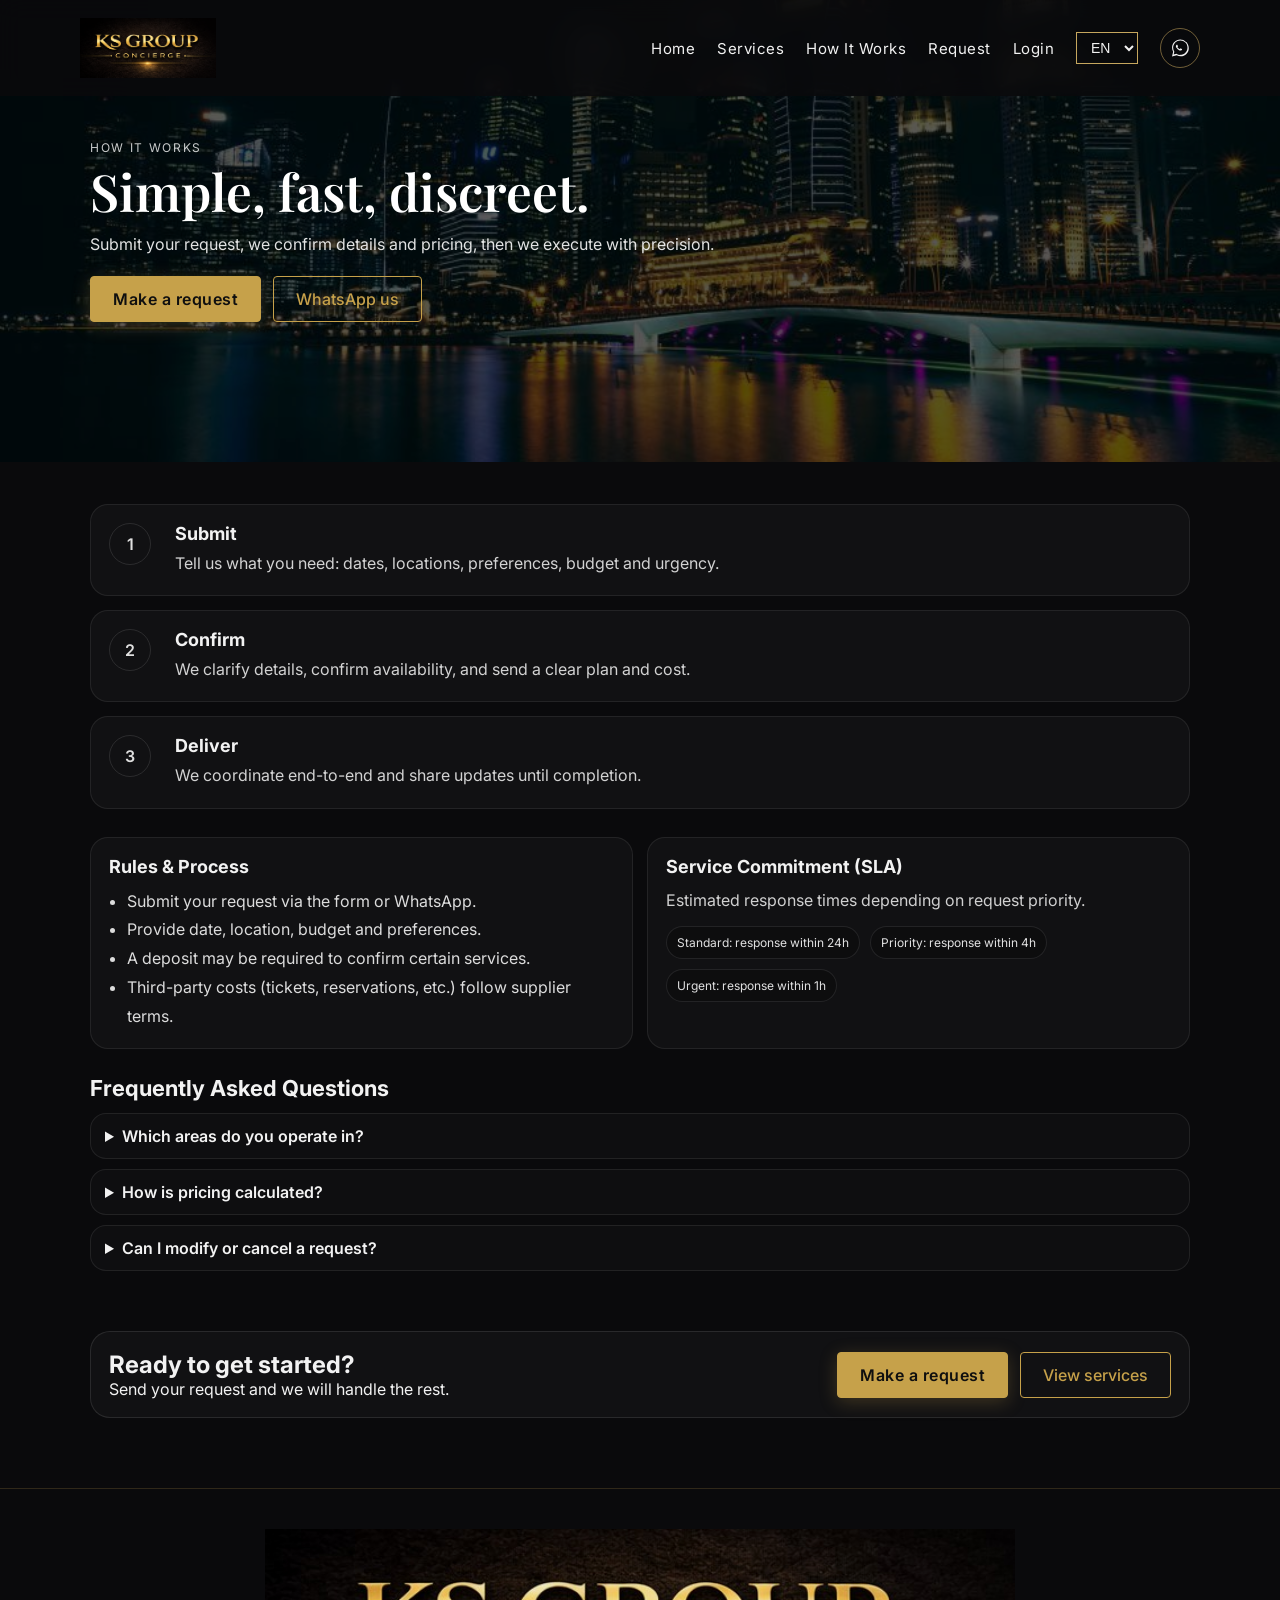
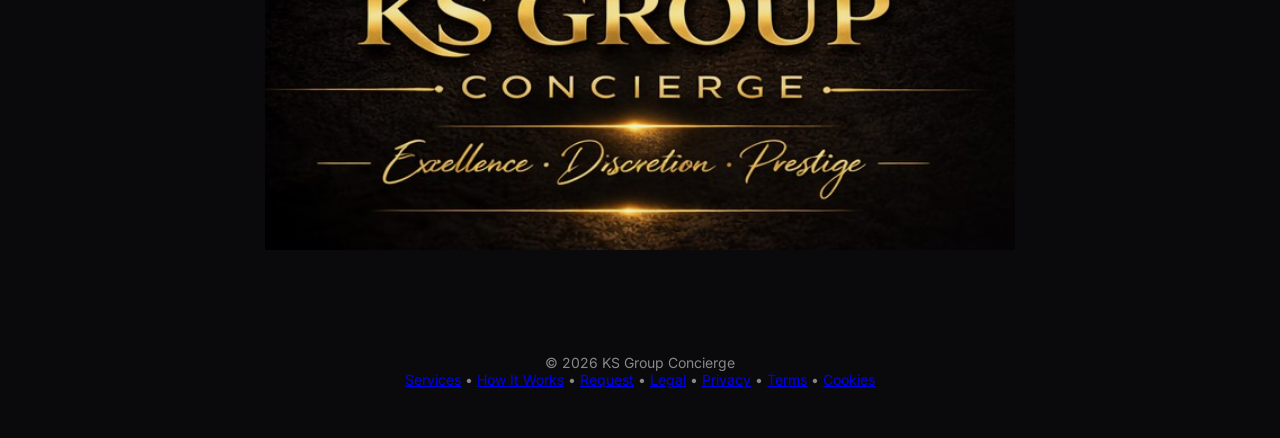
<file: how-it-works.html>
<!doctype html>
<html lang="en">
<head>
  <meta charset="utf-8" />
  <meta name="viewport" content="width=device-width, initial-scale=1" />
  <title data-i18n="how.metaTitle">How it works — KS Group Concierge</title>
  <meta name="description" content="How KS Group Concierge works: request, confirm, deliver." />

  <!-- Favicon (match Services) -->
  <link rel="icon" type="image/png" href="/assets/brand/favicon.png">
  <link rel="icon" type="image/png" sizes="32x32" href="/assets/brand/favicon-32x32.png">
  <link rel="icon" type="image/png" sizes="16x16" href="/assets/brand/favicon-16x16.png">
  <link rel="apple-touch-icon" href="/assets/brand/apple-touch-icon.png">

  <!-- Fonts (match Services) -->
  <link rel="preconnect" href="https://fonts.googleapis.com">
  <link href="https://fonts.googleapis.com/css2?family=Playfair+Display:wght@500;600&family=Inter:wght@300;400;500&display=swap" rel="stylesheet">

  <!-- CSS (project standard) -->
  <link rel="stylesheet" href="/css/styles.css" />
  <link rel="stylesheet" href="/css/how.css" />
</head>

<body>

<header class="nav">
  <a href="/index.html" class="logo">
    <img src="/assets/brand/logo-main.png" alt="KS Group Concierge" height="40">
  </a>

  <nav>
    <a href="/index.html" data-i18n="nav.home">Home</a>
    <a href="/services.html" data-i18n="nav.services">Services</a>
    <a href="/how-it-works.html" data-i18n="nav.how">How It Works</a>
    <a href="/request.html" data-i18n="nav.request">Request</a>
    <a href="/login.html" data-i18n="nav.login">Login</a>

    <select id="langSelect" class="lang-select" aria-label="Language">
      <option value="en">EN</option>
      <option value="fr">FR</option>
      <option value="es">ES</option>
    </select>

    <a class="wa-icon"
       data-wa="header"
       href="#"
       target="_blank"
       rel="noopener"
       aria-label="WhatsApp">
      <svg class="wa-svg" xmlns="http://www.w3.org/2000/svg" viewBox="0 0 32 32" aria-hidden="true">
        <path d="M19.11 17.53c-.27-.14-1.57-.77-1.82-.86-.25-.09-.43-.14-.61.14-.18.27-.7.86-.86 1.04-.16.18-.32.2-.59.07-.27-.14-1.15-.42-2.19-1.35-.81-.72-1.35-1.62-1.51-1.89-.16-.27-.02-.42.12-.56.12-.12.27-.32.41-.48.14-.16.18-.27.27-.45.09-.18.05-.34-.02-.48-.07-.14-.61-1.47-.84-2.02-.22-.52-.45-.45-.61-.46h-.52c-.18 0-.48.07-.73.34-.25.27-.95.93-.95 2.27 0 1.34.98 2.63 1.12 2.81.14.18 1.93 2.95 4.67 4.13.65.28 1.16.45 1.56.58.65.21 1.24.18 1.71.11.52-.08 1.57-.64 1.79-1.26.22-.61.22-1.13.16-1.26-.07-.13-.25-.20-.52-.34z"/>
        <path d="M26.66 5.34C23.9 2.58 20.23 1.06 16.34 1.06 8.38 1.06 1.9 7.54 1.9 15.5c0 2.54.66 5.02 1.92 7.21L1.8 30.94l8.41-1.97c2.13 1.16 4.53 1.77 6.97 1.77h.01c7.96 0 14.44-6.48 14.44-14.44 0-3.89-1.52-7.56-4.28-10.96zM16.35 28.3h-.01c-2.21 0-4.37-.6-6.24-1.72l-.45-.27-4.99 1.17 1.33-4.86-.29-.5c-1.22-2.04-1.87-4.38-1.87-6.77 0-7.02 5.71-12.73 12.73-12.73 3.4 0 6.6 1.32 9 3.73 2.4 2.4 3.72 5.6 3.72 9 0 7.02-5.71 12.73-12.73 12.73z"/>
      </svg>
    </a>
  </nav>
</header>

<main class="how">
  <section class="how-hero">
    <div class="how-wrap">
      <p class="how-kicker" data-i18n="how.kicker">How it works</p>
      <h1 class="how-title" data-i18n="how.title">Simple, fast, discreet.</h1>
      <p class="how-sub" data-i18n="how.subtitle">
        Submit your request, we confirm details and pricing, then we execute with precision.
      </p>

      <div class="how-band-actions">
  <a class="btn btn--primary" href="request.html" data-i18n="how.band.cta">Make a request</a>
  <a class="btn btn--ghost"
     data-wa="band"
     href="#"
     target="_blank"
     rel="noopener"
     data-i18n="how.ctaSecondary">WhatsApp us</a>
</div>
    </div>
  </section>

  <section class="how-section">
    <div class="how-wrap">
      <div class="how-steps">
        <article class="how-step">
          <div class="how-step-num">1</div>
          <div class="how-step-body">
            <h3 data-i18n="how.steps.s1.title">Submit</h3>
            <p data-i18n="how.steps.s1.desc">Tell us what you need: dates, locations, preferences, budget and urgency.</p>
          </div>
        </article>

        <article class="how-step">
          <div class="how-step-num">2</div>
          <div class="how-step-body">
            <h3 data-i18n="how.steps.s2.title">Confirm</h3>
            <p data-i18n="how.steps.s2.desc">We clarify details, confirm availability, and send a clear plan and cost.</p>
          </div>
        </article>

        <article class="how-step">
          <div class="how-step-num">3</div>
          <div class="how-step-body">
            <h3 data-i18n="how.steps.s3.title">Deliver</h3>
            <p data-i18n="how.steps.s3.desc">We coordinate end-to-end and share updates until completion.</p>
          </div>
        </article>
      </div>

      <div class="how-grid">
        <div class="how-card">
          <h3 data-i18n="how.rules.title">Service principles</h3>
          <ul class="how-ticks">
            <li data-i18n="how.rules.li1">Discretion & confidentiality</li>
            <li data-i18n="how.rules.li2">Speed and accuracy</li>
            <li data-i18n="how.rules.li3">Premium partners only</li>
            <li data-i18n="how.rules.li4">Clear communication</li>
          </ul>
        </div>

        <div class="how-card">
          <h3 data-i18n="how.sla.title">Typical response time</h3>
          <p class="how-muted" data-i18n="how.sla.desc">We usually respond within a few hours. For urgent requests, WhatsApp is fastest.</p>
          <div class="how-pills">
            <span class="how-pill" data-i18n="how.sla.p1">Standard: same day</span>
            <span class="how-pill" data-i18n="how.sla.p2">Urgent: priority</span>
            <span class="how-pill" data-i18n="how.sla.p3">Complex: 24–48h</span>
          </div>
        </div>
      </div>

      <div class="how-faq">
        <h2 data-i18n="how.faq.title">FAQ</h2>

        <details class="how-faq-item">
          <summary data-i18n="how.faq.q1">Do you work internationally?</summary>
          <div class="how-faq-body" data-i18n="how.faq.a1">Yes. We coordinate across major cities and destinations, subject to availability.</div>
        </details>

        <details class="how-faq-item">
          <summary data-i18n="how.faq.q2">How do you handle payments?</summary>
          <div class="how-faq-body" data-i18n="how.faq.a2">We confirm pricing before execution. Payment methods depend on the service and provider.</div>
        </details>

        <details class="how-faq-item">
          <summary data-i18n="how.faq.q3">Is my information confidential?</summary>
          <div class="how-faq-body" data-i18n="how.faq.a3">Always. We only share essential details with vetted partners to fulfil your request.</div>
        </details>
      </div>
    </div>
  </section>

  <section class="how-band">
    <div class="how-wrap how-band-inner">
      <div>
        <h2 data-i18n="how.band.title">Make your next request now.</h2>
        <p data-i18n="how.band.desc">It takes less than a minute to get started.</p>
      </div>
      <div class="how-band-actions">
  <a class="btn btn--primary" href="request.html" data-i18n="how.band.cta">
    Make a request
  </a>
  <a class="btn btn--ghost" href="services.html" data-i18n="how.band.services">
    View services
  </a>
</div>
    </div>
    <div class="how-band-brand">
    <img src="assets/images/ks-prestige.jpg" alt="KS Group Concierge Prestige Banner">
  </div>
  </section>
</main>

<footer class="footer">
  <div class="wrap">
    <div class="footer-row">
      <div class="muted">© <span id="y"></span> <span data-i18n="brand.name">KS Group Concierge</span></div>
      <div class="muted">
  <a href="/services.html" data-i18n="nav.services">Services</a>
  <span class="sep">•</span>
  <a href="/how-it-works.html" data-i18n="nav.how">How it works</a>
  <span class="sep">•</span>
  <a href="/request.html" data-i18n="nav.request">Request</a>
  <span class="sep">•</span>
  <a href="/legal.html">Legal</a>
  <span class="sep">•</span>
  <a href="/privacy.html">Privacy</a>
  <span class="sep">•</span>
  <a href="/terms.html">Terms</a>
  <span class="sep">•</span>
  <a href="/cookies.html">Cookies</a>
</div>
    </div>
  </div>
</footer>

<script>
  document.getElementById('y').textContent = new Date().getFullYear();
</script>

<!-- i18n (match working setup) -->
<script src="/js/i18n.js"></script>
<script src="/js/whatsapp.js"></script>

</body>
</html>
</file>
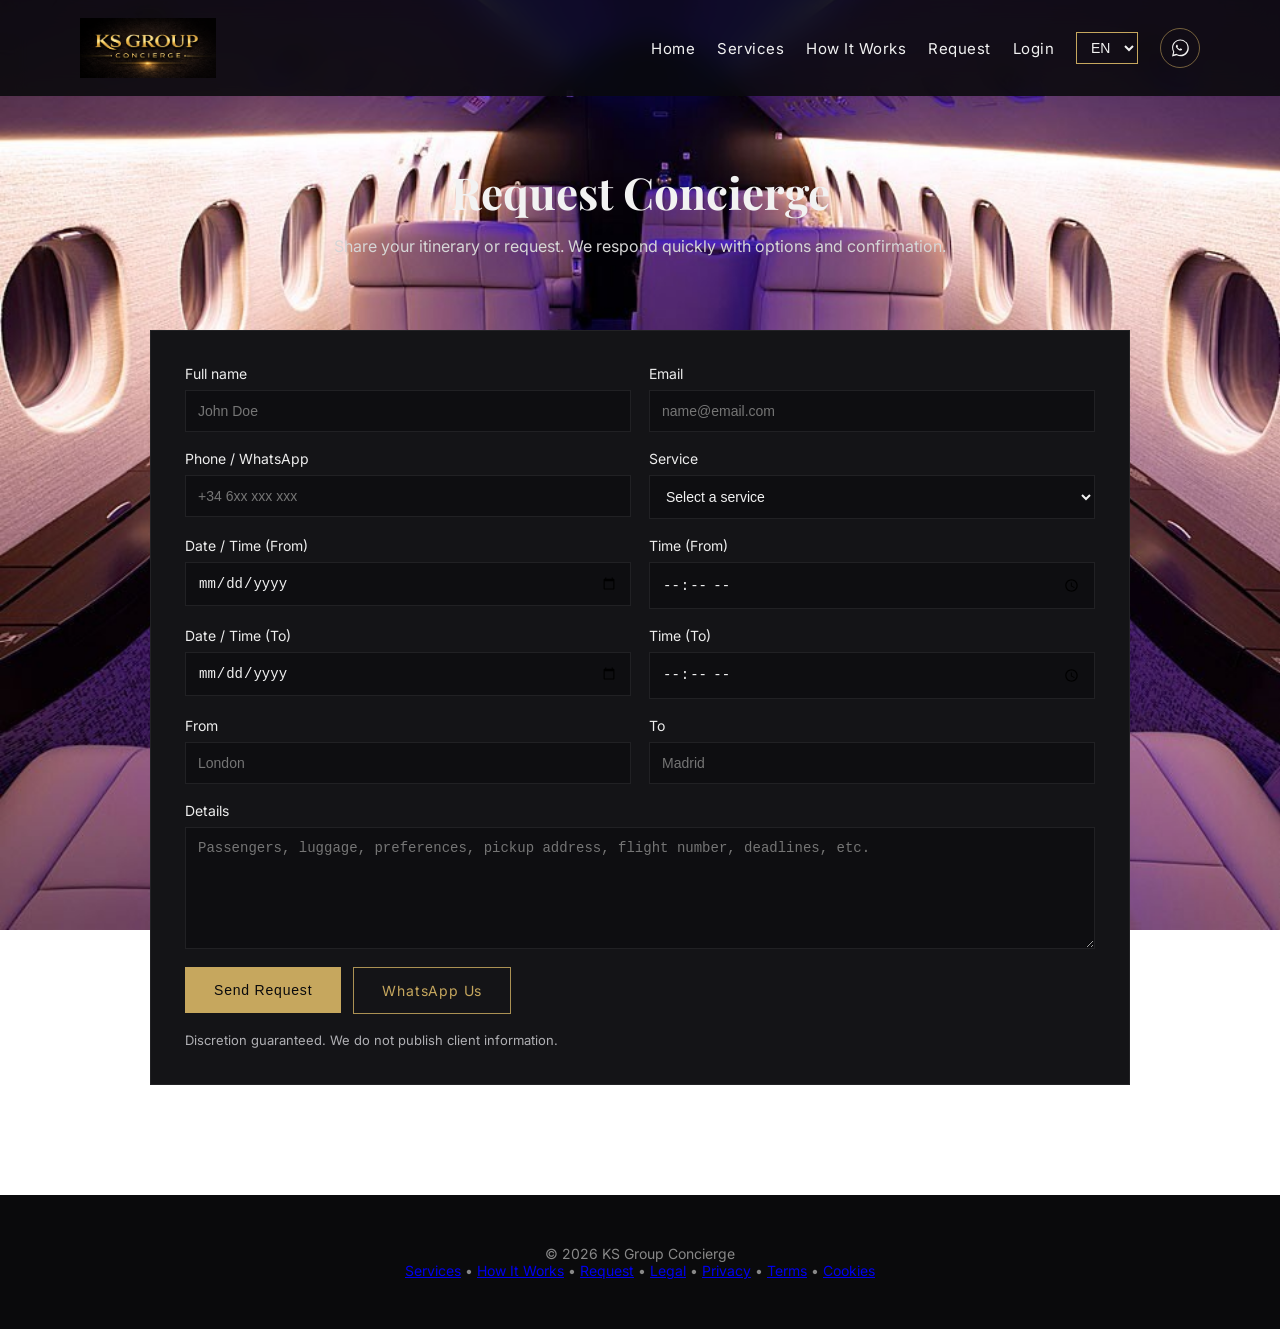
<file: request.html>
<!DOCTYPE html>
<html lang="en">
<head>
  <meta charset="UTF-8" />
  <meta name="viewport" content="width=device-width, initial-scale=1.0" />
  <title>Request Concierge | KS Group Concierge</title>

  <link rel="icon" type="image/png" href="assets/brand/favicon.png">
  <link rel="stylesheet" href="css/styles.css" />
  <link rel="stylesheet" href="css/request.css" />

  <link rel="preconnect" href="https://fonts.googleapis.com">
  <link href="https://fonts.googleapis.com/css2?family=Playfair+Display:wght@500;600&family=Inter:wght@300;400;500&display=swap" rel="stylesheet">
</head>

<body class="request-bg">

<header class="nav">
  <a href="/index.html" class="logo">
    <img src="/assets/brand/logo-main.png" alt="KS Group Concierge" height="40">
  </a>

  <nav>
    <a href="/index.html" data-i18n="nav.home">Home</a>
    <a href="/services.html" data-i18n="nav.services">Services</a>
    <a href="/how-it-works.html" data-i18n="nav.how">How It Works</a>
    <a href="/request.html" data-i18n="nav.request">Request</a>
    <a href="/login.html" data-i18n="nav.login">Login</a>

    <select id="langSelect">
      <option value="en">EN</option>
      <option value="fr">FR</option>
      <option value="es">ES</option>
    </select>

    <a class="wa-icon"
      data-wa="header"
     href="https://wa.me/33781987928"
     target="_blank"
     rel="noopener"
     aria-label="WhatsApp">
    <svg class="wa-svg" xmlns="http://www.w3.org/2000/svg" viewBox="0 0 32 32" aria-hidden="true">
      <path d="M19.11 17.53c-.27-.14-1.57-.77-1.82-.86-.25-.09-.43-.14-.61.14-.18.27-.7.86-.86 1.04-.16.18-.32.2-.59.07-.27-.14-1.15-.42-2.19-1.35-.81-.72-1.35-1.62-1.51-1.89-.16-.27-.02-.42.12-.56.12-.12.27-.32.41-.48.14-.16.18-.27.27-.45.09-.18.05-.34-.02-.48-.07-.14-.61-1.47-.84-2.02-.22-.52-.45-.45-.61-.46h-.52c-.18 0-.48.07-.73.34-.25.27-.95.93-.95 2.27 0 1.34.98 2.63 1.12 2.81.14.18 1.93 2.95 4.67 4.13.65.28 1.16.45 1.56.58.65.21 1.24.18 1.71.11.52-.08 1.57-.64 1.79-1.26.22-.61.22-1.13.16-1.26-.07-.13-.25-.20-.52-.34z"/>
      <path d="M26.66 5.34C23.9 2.58 20.23 1.06 16.34 1.06 8.38 1.06 1.9 7.54 1.9 15.5c0 2.54.66 5.02 1.92 7.21L1.8 30.94l8.41-1.97c2.13 1.16 4.53 1.77 6.97 1.77h.01c7.96 0 14.44-6.48 14.44-14.44 0-3.89-1.52-7.56-4.28-10.96zM16.35 28.3h-.01c-2.21 0-4.37-.6-6.24-1.72l-.45-.27-4.99 1.17 1.33-4.86-.29-.5c-1.22-2.04-1.87-4.38-1.87-6.77 0-7.02 5.71-12.73 12.73-12.73 3.4 0 6.6 1.32 9 3.73 2.4 2.4 3.72 5.6 3.72 9 0 7.02-5.71 12.73-12.73 12.73z"/>
    </svg>
  </a>
  </nav>
</header>

<main class="page request-page">
  <section class="page-hero">
    <div class="page-hero-inner">
      <h1 data-i18n="request.title">Request Concierge</h1>
      <p data-i18n="request.subtitle">
        Share your itinerary or request. We respond quickly with options and confirmation.
      </p>
    </div>
  </section>

  <section class="form-wrap">
   <form id="requestForm"
  class="request-form"
  name="concierge-request"
  method="POST"
  data-netlify="true"
  data-netlify-honeypot="bot-field"
  action="/thank-you.html">

  <input type="hidden" name="form-name" value="concierge-request" />

  <!-- Honeypot (anti-spam) -->
  <p style="display:none;">
    <label>
      Don’t fill this out if you're human:
      <input name="bot-field" />
    </label>
  </p>

  <div class="grid-2">
    <div class="field">
      <label data-i18n="request.fullNameLabel">Full name</label>
      <input name="full_name" type="text" required placeholder="John Doe" />
    </div>

        <div class="field">
          <label data-i18n="request.emailLabel">Email</label>
          <input name="email" type="email" required placeholder="name@email.com" />
        </div>
      </div>

      <div class="grid-2">
        <div class="field">
          <label data-i18n="request.phoneLabel">Phone / WhatsApp</label>
          <input name="phone" type="tel" placeholder="+34 6xx xxx xxx" />
        </div>

        <div class="field">
          <label data-i18n="request.serviceLabel">Service</label>
          <select name="service" required>
            <option value="" selected disabled>Select a service</option>
            <option value="private_aviation">Private Aviation</option>
            <option value="chauffeur">Luxury Chauffeur</option>
            <option value="relocation">Relocation & Logistics</option>
            <option value="yacht">Yacht Charter</option>
            <option value="security">Security Escort</option>
            <option value="other">Other</option>
          </select>
        </div>
      </div>

      <div class="grid-2">
  <div class="field">
    <label data-i18n="request.dateFromLabel">Date (From)</label>
    <input name="date_from" type="date" required />
  </div>

  <div class="field">
    <label>Time (From)</label>
    <input name="time_from" type="time" required />
  </div>

  <div class="field">
    <label data-i18n="request.dateToLabel">Date (To)</label>
    <input name="date_to" type="date" required />
  </div>

  <div class="field">
    <label>Time (To)</label>
    <input name="time_to" type="time" required />
  </div>
</div>

      <div class="grid-2">
        <div class="field">
          <label data-i18n="request.fromLabel">From</label>
          <input name="from" type="text" placeholder="London" />
        </div>

        <div class="field">
          <label data-i18n="request.toLabel">To</label>
          <input name="to" type="text" placeholder="Madrid" />
        </div>
      </div>

      <div class="field">
        <label data-i18n="request.detailsLabel">Details</label>
        <textarea name="details" rows="6" required
          placeholder="Passengers, luggage, preferences, pickup address, flight number, deadlines, etc."></textarea>
      </div>

      <div class="actions">
        <button class="btn-solid" type="submit" data-i18n="request.submitBtn">Send Request</button>

        <!-- WhatsApp -->
<a class="btn-outline"
   id="whatsappFromForm"
   href="#"
   rel="noopener"
   data-i18n="request.whatsappBtn">WhatsApp Us</a>
      </div>

      <p class="small-note" data-i18n="request.note">
        Discretion guaranteed. We do not publish client information.
      </p>
    </form>
  </section>
</main>
  
<footer class="footer">
  <div class="wrap">
    <div class="footer-row">

      <div class="muted">
        © <span id="y"></span>
        <span data-i18n="brand.name">KS Group Concierge</span>
      </div>

      <div class="muted">
        <a href="/services.html" data-i18n="nav.services">Services</a>
        <span class="sep">•</span>

        <a href="/how-it-works.html" data-i18n="nav.how">How It Works</a>
        <span class="sep">•</span>

        <a href="/request.html" data-i18n="nav.request">Request</a>
        <span class="sep">•</span>

        <a href="/legal.html">Legal</a>
        <span class="sep">•</span>

        <a href="/privacy.html">Privacy</a>
        <span class="sep">•</span>

        <a href="/terms.html">Terms</a>
        <span class="sep">•</span>

        <a href="/cookies.html">Cookies</a>
      </div>

    </div>
  </div>
</footer>
  <script>
document.getElementById('y').textContent = new Date().getFullYear();
</script>
<script src="js/i18n.js"></script>

<script>
  (function () {
    const WA_NUMBER = "33781987928";

    function val(selector) {
      const el = document.querySelector(selector);
      return el ? (el.value || "").trim() : "";
    }

    function getLang() {
      const sel = document.getElementById("langSelect");
      const stored = localStorage.getItem("pap_lang") || localStorage.getItem("lang") || localStorage.getItem("ks_lang");
      return (sel && sel.value) || stored || "en";
    }

    // Optional: make service values nicer
    const SERVICE_LABELS = {
      en: {
        private_aviation: "Private Aviation",
        chauffeur: "Luxury Chauffeur",
        relocation: "Relocation & Logistics",
        yacht: "Yacht Charter",
        security: "Security Escort",
        other: "Other"
      },
      fr: {
        private_aviation: "Aviation Privée",
        chauffeur: "Chauffeur de Luxe",
        relocation: "Relocalisation & Logistique",
        yacht: "Location de Yacht",
        security: "Escorte Sécurité",
        other: "Autre"
      },
      es: {
        private_aviation: "Aviación Privada",
        chauffeur: "Chófer de Lujo",
        relocation: "Reubicación y Logística",
        yacht: "Alquiler de Yate",
        security: "Escolta de Seguridad",
        other: "Otro"
      }
    };

    function buildMessage(lang, data) {
      const serviceLabel = (SERVICE_LABELS[lang] && SERVICE_LABELS[lang][data.service]) ||
                           (SERVICE_LABELS.en[data.service]) || data.service || "-";

      if (lang === "fr") {
        return `Bonjour KS Group Concierge,

Je souhaite organiser une assistance concierge avec les informations suivantes :

• Nom : ${data.fullName || "-"}
• Email : ${data.email || "-"}
• Téléphone / WhatsApp : ${data.phone || "-"}

• Service : ${serviceLabel}
• Date/Heure (Début) : ${data.dateFrom || "-"}
• Date/Heure (Fin) : ${data.dateTo || "-"}
• Départ : ${data.from || "-"}
• Destination : ${data.to || "-"}

• Détails :
${data.details || "-"}

Merci de confirmer les disponibilités et les prochaines étapes.

Cordialement.`;
      }

      if (lang === "es") {
        return `Hola KS Group Concierge,

Me gustaría organizar asistencia de concierge con los siguientes detalles:

• Nombre: ${data.fullName || "-"}
• Email: ${data.email || "-"}
• Teléfono / WhatsApp: ${data.phone || "-"}

• Servicio: ${serviceLabel}
• Fecha/Hora (Desde): ${data.dateFrom || "-"}
• Fecha/Hora (Hasta): ${data.dateTo || "-"}
• Origen: ${data.from || "-"}
• Destino: ${data.to || "-"}

• Detalles:
${data.details || "-"}

Por favor, confirme disponibilidad y próximos pasos.

Gracias.`;
      }

      // English default
      return `Hello KS Group Concierge,

I would like to arrange concierge support with the following details:

• Name: ${data.fullName || "-"}
• Email: ${data.email || "-"}
• Phone / WhatsApp: ${data.phone || "-"}

• Service: ${serviceLabel}
• Date/Time (From): ${data.dateFrom || "-"}
• Date/Time (To): ${data.dateTo || "-"}
• From: ${data.from || "-"}
• To: ${data.to || "-"}

• Additional details:
${data.details || "-"}

Please confirm availability and next steps.

Thank you.`;
    }

    document.addEventListener("DOMContentLoaded", () => {
      const waBtn = document.getElementById("whatsappFromForm"); // your working ID
      if (!waBtn) return;

      waBtn.addEventListener("click", (e) => {
        e.preventDefault();

        const lang = getLang();

        const data = {
          fullName: val("input[name='full_name']"),
          email: val("input[name='email']"),
          phone: val("input[name='phone']"),
          service: val("select[name='service']"),
          dateFrom: val("input[name='date_from']"),
          dateTo: val("input[name='date_to']"),
          from: val("input[name='from']"),
          to: val("input[name='to']"),
          details: val("textarea[name='details']")
        };

        const msg = buildMessage(lang, data);
        const url = "https://wa.me/" + WA_NUMBER + "?text=" + encodeURIComponent(msg);
        window.open(url, "_blank", "noopener");
      });
    });
  })();
</script>
<script src="/js/whatsapp.js" defer></script>

<script>
  const fromDate = document.querySelector('input[name="date_from"]');
  const toDate = document.querySelector('input[name="date_to"]');

  fromDate.addEventListener('change', function () {
    toDate.min = this.value;
  });
</script>  
</body>
</html>
</file>
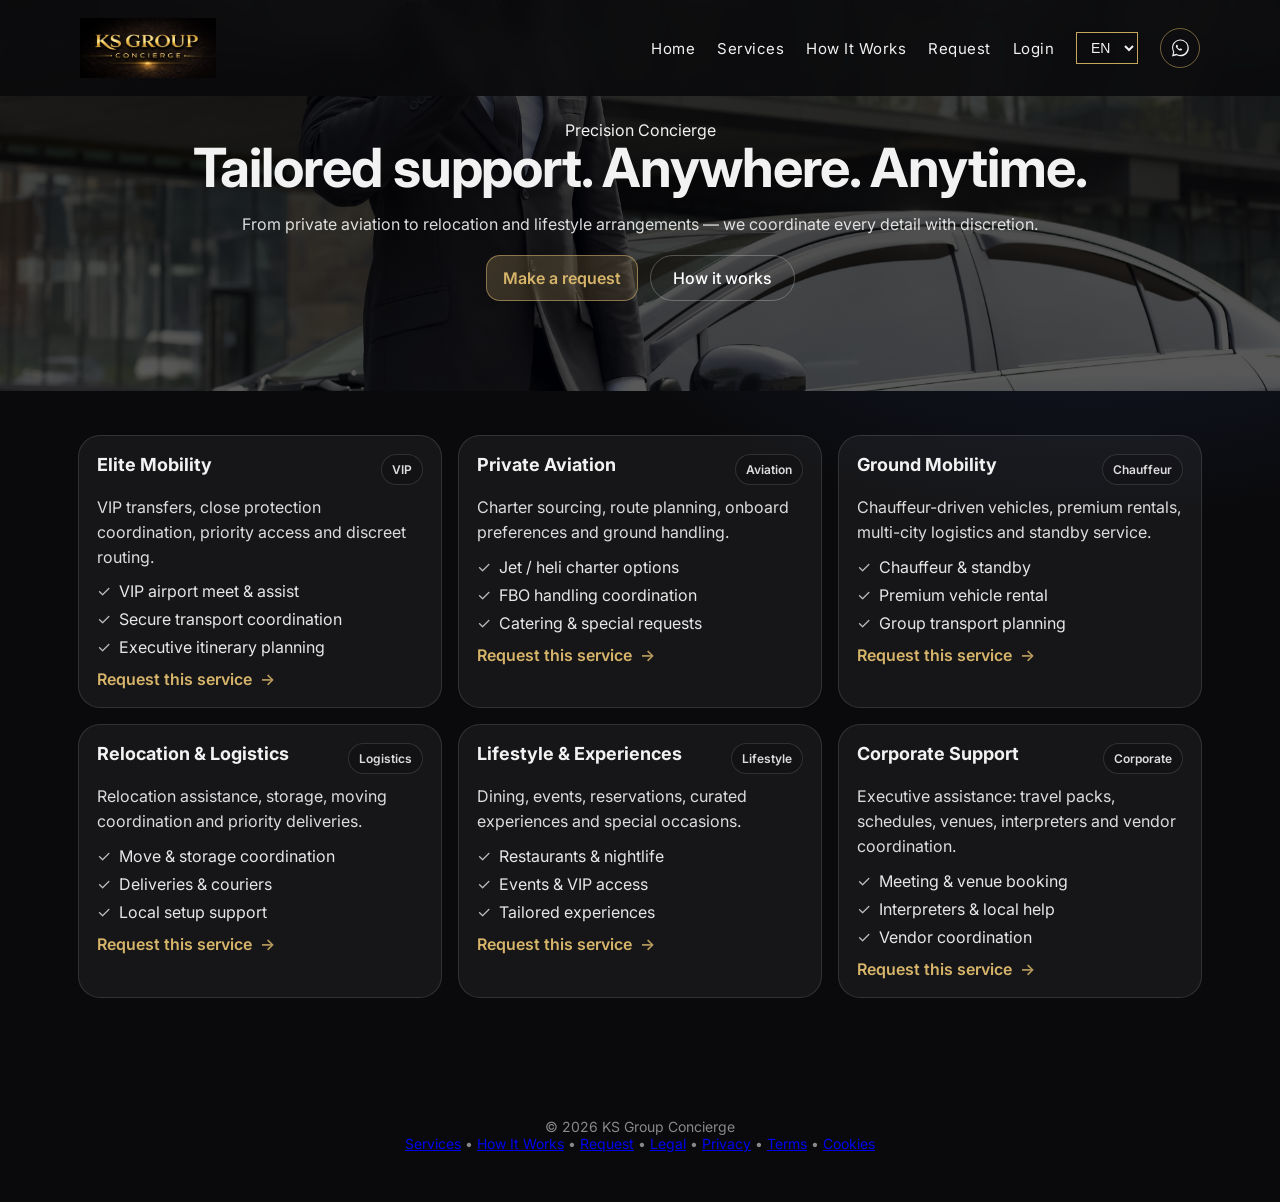
<file: services.html>
<!DOCTYPE html>
<html lang="en">
<head>
  <meta charset="UTF-8" />
  <meta name="viewport" content="width=device-width, initial-scale=1.0" />
  <title data-i18n="services.metaTitle">Services — KS Group Concierge</title>

  <!-- Favicon (same as index) -->
  <link rel="icon" type="image/png" href="/assets/brand/favicon.png">
  <link rel="icon" type="image/png" sizes="32x32" href="/assets/brand/favicon-32x32.png">
  <link rel="icon" type="image/png" sizes="16x16" href="/assets/brand/favicon-16x16.png">
  <link rel="apple-touch-icon" href="/assets/brand/apple-touch-icon.png">

  <!-- Fonts (same as index) -->
  <link rel="preconnect" href="https://fonts.googleapis.com">
  <link href="https://fonts.googleapis.com/css2?family=Playfair+Display:wght@500;600&family=Inter:wght@300;400;500&display=swap" rel="stylesheet">

  <!-- CSS (ROOT-RELATIVE so it works on /services and /services/) -->
  <link rel="stylesheet" href="/css/styles.css" />
  <link rel="stylesheet" href="/css/services.css" />
</head>

<body>

<header class="nav">
  <a href="/index.html" class="logo">
    <img src="/assets/brand/logo-main.png" alt="KS Group Concierge" height="40">
  </a>

  <nav>
    <a href="/index.html" data-i18n="nav.home">Home</a>
    <a href="/services.html" data-i18n="nav.services">Services</a>
    <a href="/how-it-works.html" data-i18n="nav.how">How It Works</a>
    <a href="/request.html" data-i18n="nav.request">Request</a>
    <a href="/login.html" data-i18n="nav.login">Login</a>

    <select id="langSelect" aria-label="Language">
      <option value="en">EN</option>
      <option value="fr">FR</option>
      <option value="es">ES</option>
    </select>

<a class="wa-icon"
   data-wa="header"
   href="#"
   target="_blank"
   rel="noopener"
   aria-label="WhatsApp">
  <svg class="wa-svg" xmlns="http://www.w3.org/2000/svg" viewBox="0 0 32 32" aria-hidden="true">
    <path d="M19.11 17.53c-.27-.14-1.57-.77-1.82-.86-.25-.09-.43-.14-.61.14-.18.27-.7.86-.86 1.04-.16.18-.32.2-.59.07-.27-.14-1.15-.42-2.19-1.35-.81-.72-1.35-1.62-1.51-1.89-.16-.27-.02-.42.12-.56.12-.12.27-.32.41-.48.14-.16.18-.27.27-.45.09-.18.05-.34-.02-.48-.07-.14-.61-1.47-.84-2.02-.22-.52-.45-.45-.61-.46h-.52c-.18 0-.48.07-.73.34-.25.27-.95.93-.95 2.27 0 1.34.98 2.63 1.12 2.81.14.18 1.93 2.95 4.67 4.13.65.28 1.16.45 1.56.58.65.21 1.24.18 1.71.11.52-.08 1.57-.64 1.79-1.26.22-.61.22-1.13.16-1.26-.07-.13-.25-.20-.52-.34z"/>
    <path d="M26.66 5.34C23.9 2.58 20.23 1.06 16.34 1.06 8.38 1.06 1.9 7.54 1.9 15.5c0 2.54.66 5.02 1.92 7.21L1.8 30.94l8.41-1.97c2.13 1.16 4.53 1.77 6.97 1.77h.01c7.96 0 14.44-6.48 14.44-14.44 0-3.89-1.52-7.56-4.28-10.96zM16.35 28.3h-.01c-2.21 0-4.37-.6-6.24-1.72l-.45-.27-4.99 1.17 1.33-4.86-.29-.5c-1.22-2.04-1.87-4.38-1.87-6.77 0-7.02 5.71-12.73 12.73-12.73 3.4 0 6.6 1.32 9 3.73 2.4 2.4 3.72 5.6 3.72 9 0 7.02-5.71 12.73-12.73 12.73z"/>
  </svg>
</a>
  </nav>
</header>

<main class="svc">
  <section class="svc-hero">
    <div class="svc-wrap">
      <div class="svc-kicker" data-i18n="services.kicker">Concierge Services</div>
      <h1 class="svc-title" data-i18n="services.title">Tailored support. Anywhere. Anytime.</h1>
      <p class="svc-sub" data-i18n="services.subtitle">
        From private aviation to relocation and lifestyle arrangements — we coordinate every detail with discretion.
      </p>

      <div class="svc-actions">
        <a class="svc-btn svc-btn-primary" href="/request.html" data-i18n="services.ctaPrimary">Make a request</a>
        <a class="svc-btn svc-btn-ghost" href="/how-it-works.html" data-i18n="services.ctaSecondary">How it works</a>
      </div>
    </div>
  </section>

  <section class="svc-section">
    <div class="svc-wrap">
      <div class="svc-grid">

        <article class="svc-card">
          <div class="svc-card-inner">
            <div class="svc-card-top">
              <h3 data-i18n="services.cards.elite.title">Elite Mobility</h3>
              <span class="svc-badge">VIP</span>
            </div>
            <p class="svc-desc" data-i18n="services.cards.elite.desc">VIP transfers, close protection coordination, priority access and discreet routing.</p>
            <ul class="svc-list">
              <li data-i18n="services.cards.elite.li1">VIP airport meet & assist</li>
              <li data-i18n="services.cards.elite.li2">Secure transport coordination</li>
              <li data-i18n="services.cards.elite.li3">Executive itinerary planning</li>
            </ul>
            <a class="svc-link" href="/request.html" data-i18n="services.cards.cta">Request this service</a>
          </div>
        </article>

        <article class="svc-card">
          <div class="svc-card-inner">
            <div class="svc-card-top">
              <h3 data-i18n="services.cards.aviation.title">Private Aviation</h3>
              <span class="svc-badge">Aviation</span>
            </div>
            <p class="svc-desc" data-i18n="services.cards.aviation.desc">Charter sourcing, route planning, onboard preferences and ground handling.</p>
            <ul class="svc-list">
              <li data-i18n="services.cards.aviation.li1">Jet / heli charter options</li>
              <li data-i18n="services.cards.aviation.li2">FBO handling coordination</li>
              <li data-i18n="services.cards.aviation.li3">Catering & special requests</li>
            </ul>
            <a class="svc-link" href="/request.html" data-i18n="services.cards.cta">Request this service</a>
          </div>
        </article>

        <article class="svc-card">
          <div class="svc-card-inner">
            <div class="svc-card-top">
              <h3 data-i18n="services.cards.ground.title">Ground Mobility</h3>
              <span class="svc-badge">Chauffeur</span>
            </div>
            <p class="svc-desc" data-i18n="services.cards.ground.desc">Chauffeur-driven vehicles, premium rentals, multi-city logistics and standby service.</p>
            <ul class="svc-list">
              <li data-i18n="services.cards.ground.li1">Chauffeur & standby</li>
              <li data-i18n="services.cards.ground.li2">Premium vehicle rental</li>
              <li data-i18n="services.cards.ground.li3">Group transport planning</li>
            </ul>
            <a class="svc-link" href="/request.html" data-i18n="services.cards.cta">Request this service</a>
          </div>
        </article>

        <article class="svc-card">
          <div class="svc-card-inner">
            <div class="svc-card-top">
              <h3 data-i18n="services.cards.relocation.title">Relocation & Logistics</h3>
              <span class="svc-badge">Logistics</span>
            </div>
            <p class="svc-desc" data-i18n="services.cards.relocation.desc">Relocation assistance, storage, moving coordination and priority deliveries.</p>
            <ul class="svc-list">
              <li data-i18n="services.cards.relocation.li1">Move & storage coordination</li>
              <li data-i18n="services.cards.relocation.li2">Deliveries & couriers</li>
              <li data-i18n="services.cards.relocation.li3">Local setup support</li>
            </ul>
            <a class="svc-link" href="/request.html" data-i18n="services.cards.cta">Request this service</a>
          </div>
        </article>

        <article class="svc-card">
          <div class="svc-card-inner">
            <div class="svc-card-top">
              <h3 data-i18n="services.cards.lifestyle.title">Lifestyle & Experiences</h3>
              <span class="svc-badge">Lifestyle</span>
            </div>
            <p class="svc-desc" data-i18n="services.cards.lifestyle.desc">Dining, events, reservations, curated experiences and special occasions.</p>
            <ul class="svc-list">
              <li data-i18n="services.cards.lifestyle.li1">Restaurants & nightlife</li>
              <li data-i18n="services.cards.lifestyle.li2">Events & VIP access</li>
              <li data-i18n="services.cards.lifestyle.li3">Tailored experiences</li>
            </ul>
            <a class="svc-link" href="/request.html" data-i18n="services.cards.cta">Request this service</a>
          </div>
        </article>

        <article class="svc-card">
          <div class="svc-card-inner">
            <div class="svc-card-top">
              <h3 data-i18n="services.cards.corporate.title">Corporate Support</h3>
              <span class="svc-badge">Corporate</span>
            </div>
            <p class="svc-desc" data-i18n="services.cards.corporate.desc">Executive assistance: travel packs, schedules, venues, interpreters and vendor coordination.</p>
            <ul class="svc-list">
              <li data-i18n="services.cards.corporate.li1">Meeting & venue booking</li>
              <li data-i18n="services.cards.corporate.li2">Interpreters & local help</li>
              <li data-i18n="services.cards.corporate.li3">Vendor coordination</li>
            </ul>
            <a class="svc-link" href="/request.html" data-i18n="services.cards.cta">Request this service</a>
          </div>
        </article>

      </div>
    </div>
  </section>
</main>

<footer class="footer">
  <div class="wrap">
    <div class="footer-row">

      <div class="muted">
        © <span id="y"></span>
        <span data-i18n="brand.name">KS Group Concierge</span>
      </div>

      <div class="muted">
        <a href="/services.html" data-i18n="nav.services">Services</a>
        <span class="sep">•</span>

        <a href="/how-it-works.html" data-i18n="nav.how">How It Works</a>
        <span class="sep">•</span>

        <a href="/request.html" data-i18n="nav.request">Request</a>
        <span class="sep">•</span>

        <a href="/legal.html">Legal</a>
        <span class="sep">•</span>

        <a href="/privacy.html">Privacy</a>
        <span class="sep">•</span>

        <a href="/terms.html">Terms</a>
        <span class="sep">•</span>

        <a href="/cookies.html">Cookies</a>
      </div>

    </div>
  </div>
</footer>

<script>
  document.getElementById('y').textContent = new Date().getFullYear();
</script>

<script src="/js/i18n.js"></script>
<script src="/js/whatsapp.js"></script>

</body>
</html>
</file>
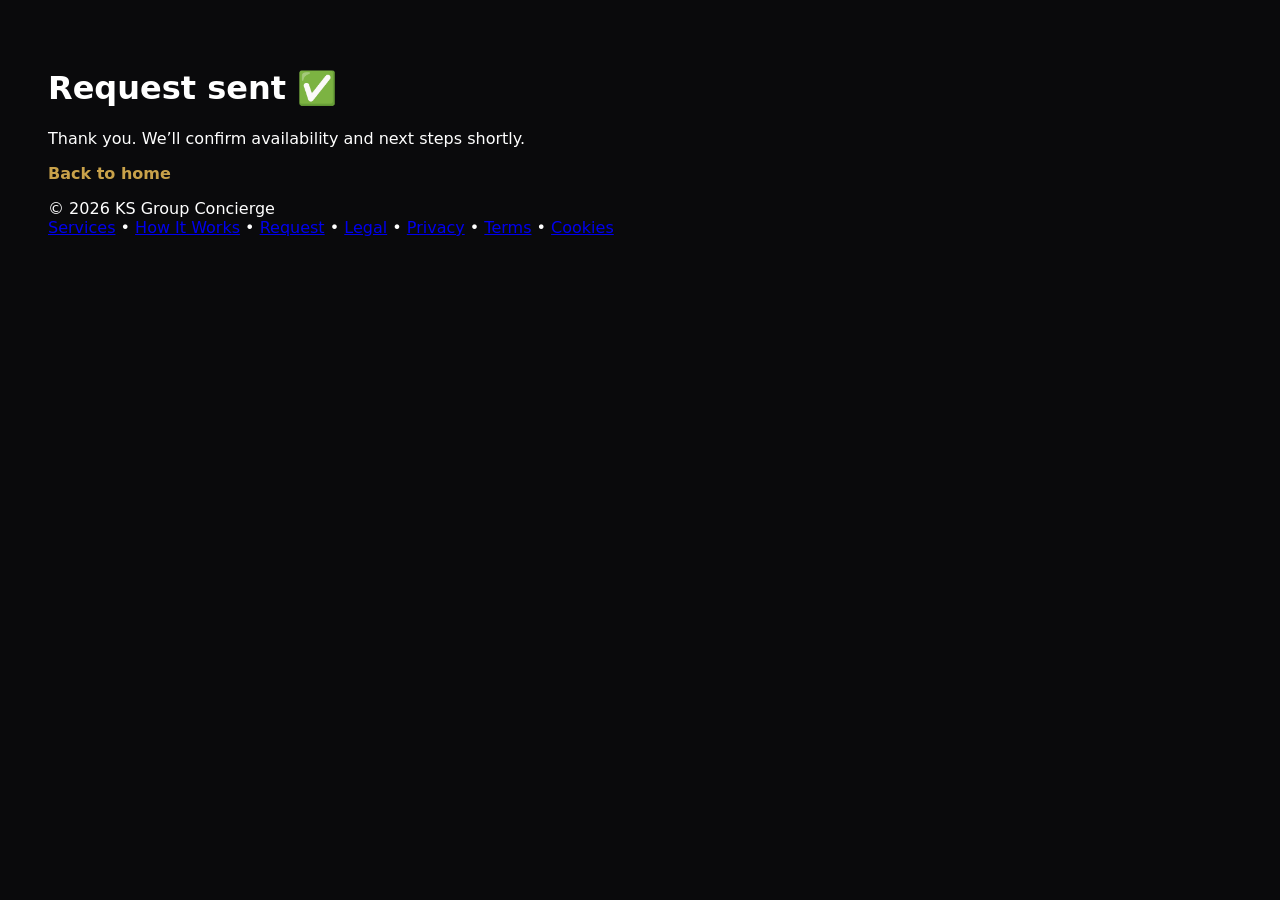
<file: thanks.html>
<!doctype html>
<html>
<head>
  <meta charset="utf-8" />
  <meta name="viewport" content="width=device-width, initial-scale=1" />
  <title>Request sent — KS Group Concierge</title>
</head>

<body style="background:#0A0A0C;color:#fff;font-family:system-ui;padding:40px;">

  <h1>Request sent ✅</h1>
  <p>Thank you. We’ll confirm availability and next steps shortly.</p>

  <p>
    <a href="/" style="color:#c9a24a;text-decoration:none;font-weight:600;">
      Back to home
    </a>
  </p>

<footer class="footer">
  <div class="wrap">
    <div class="footer-row">

      <div class="muted">
        © <span id="y"></span>
        <span data-i18n="brand.name">KS Group Concierge</span>
      </div>

      <div class="muted">
        <a href="/services.html" data-i18n="nav.services">Services</a>
        <span class="sep">•</span>

        <a href="/how-it-works.html" data-i18n="nav.how">How It Works</a>
        <span class="sep">•</span>

        <a href="/request.html" data-i18n="nav.request">Request</a>
        <span class="sep">•</span>

        <a href="/legal.html">Legal</a>
        <span class="sep">•</span>

        <a href="/privacy.html">Privacy</a>
        <span class="sep">•</span>

        <a href="/terms.html">Terms</a>
        <span class="sep">•</span>

        <a href="/cookies.html">Cookies</a>
      </div>

    </div>
  </div>
</footer>

<script>
document.getElementById('y').textContent = new Date().getFullYear();
</script>

<script src="/js/i18n.js"></script>
<script src="/js/whatsapp.js"></script>

</body>
</html>
</file>
<file: css/styles.css>
/* ===============================
   GLOBAL RESET
================================= */

* {
  margin: 0;
  padding: 0;
  box-sizing: border-box;
}

html, body {
  scroll-behavior: smooth;
}

body {
  background: #0A0A0C;
  color: #F2F2F2;
  font-family: 'Inter', sans-serif;
  overflow-x: hidden;
}


/* ===============================
   NAVIGATION
================================= */

.nav {
  position: fixed;
  top: 0;
  width: 100%;
  padding: 18px 80px;
  display: flex;
  justify-content: space-between;
  align-items: center;
  background: rgba(10,10,12,0.88);
  backdrop-filter: blur(12px);
  z-index: 1000;
}

.nav .logo img {
  height: 60px;
  width: auto;
  display: block;
}

.nav nav {
  display: flex;
  align-items: center;
  gap: 22px;          /* cleaner spacing */
  flex-wrap: nowrap;  /* prevents disappearing/wrapping */
}

.nav a {
  margin-left: 0;     /* removed old spacing method */
  text-decoration: none;
  color: #F2F2F2;
  font-size: 15px;
  letter-spacing: 0.5px;
  transition: color 0.3s ease;
  white-space: nowrap;
}

.nav a:hover {
  color: #C6A75E;
}

.nav select {
  margin-left: 0;     /* uses gap now */
  background: transparent;
  color: #F2F2F2;
  border: 1px solid #C6A75E;
  padding: 6px 10px;
  font-size: 14px;
  cursor: pointer;
}

/* WhatsApp icon in nav (INLINE SVG) */
.wa-icon {
  display: inline-flex;
  align-items: center;
  justify-content: center;
  width: 40px;
  height: 40px;
  border: 1px solid rgba(198,167,94,0.55);
  border-radius: 999px;
  color: #C6A75E;
  transition: all 0.25s ease;
  flex: 0 0 auto;
  opacity: 1;
  visibility: visible;
}

.wa-icon:hover {
  background: rgba(198,167,94,0.12);
  border-color: #C6A75E;
}

/* IMPORTANT: this makes the SVG visible */
.wa-svg {
  width: 18px;
  height: 18px;
  display: block;
  fill: currentColor;
}

/* Remove/DELETE this if it exists:
.wa-icon img { ... }
*/

/* ===============================
   HERO SECTION
================================= */

.hero {
  height: 100vh;
  position: relative;
  display: flex;
  align-items: center;
  justify-content: center;
  text-align: center;
  padding: 0 20px;
}

.hero-bg {
  position: absolute;
  width: 100%;
  height: 100%;
  object-fit: cover;
}

.overlay {
  position: absolute;
  width: 100%;
  height: 100%;
  background: linear-gradient(
    rgba(0,0,0,0.78),
    rgba(0,0,0,0.92)
  );
}

.hero-content {
  position: relative;
  z-index: 2;
  max-width: 820px;
  margin-top: 60px;
}

.hero h1 {
  font-family: 'Playfair Display', serif;
  font-size: 64px;
  font-weight: 600;
  margin-bottom: 22px;
  line-height: 1.1;
}

.hero p {
  font-size: 20px;
  line-height: 1.6;
  margin: 0 auto 38px auto;
  max-width: 760px;
  color: #E6E6E6;
}


/* ===============================
   BUTTON
================================= */

.btn-primary {
  padding: 16px 42px;
  border: 1px solid #C6A75E;
  color: #C6A75E;
  text-decoration: none;
  font-size: 16px;
  letter-spacing: 1px;
  transition: all 0.25s ease;
  display: inline-block;
}

.btn-primary:hover {
  background: #C6A75E;
  color: #0A0A0C;
}


/* ===============================
   SERVICES SECTION
================================= */

.services {
  padding: 140px 80px;
  text-align: center;
  background: #0A0A0C;
}

.services h2 {
  font-family: 'Playfair Display', serif;
  font-size: 36px;
  margin-bottom: 60px;
}

.service-grid {
  display: grid;
  grid-template-columns: repeat(auto-fit, minmax(300px, 1fr));
  gap: 50px;
}

.card {
  background: #141417;
  border: 1px solid rgba(255,255,255,0.05);
  transition: transform 0.3s ease, border 0.3s ease;
}

.card:hover {
  transform: translateY(-6px);
  border: 1px solid #C6A75E;
}

.card img {
  width: 100%;
  height: 240px;
  object-fit: cover;
}

.card h3 {
  font-size: 20px;
  margin: 20px 0 10px 0;
}

.card p {
  font-size: 15px;
  color: #BFBFBF;
  padding: 0 20px 30px 20px;
  line-height: 1.6;
}


/* ===============================
   REQUEST PAGE LAYOUT
================================= */

.page {
  padding-top: 92px; /* accounts for fixed nav */
}

.page-hero {
  padding: 70px 20px 30px;
  text-align: center;
}

.page-hero-inner {
  max-width: 900px;
  margin: 0 auto;
}

.page-hero h1 {
  font-family: 'Playfair Display', serif;
  font-size: 44px;
  margin-bottom: 12px;
}

.page-hero p {
  color: #D6D6D6;
  max-width: 720px;
  margin: 0 auto;
  line-height: 1.7;
}

.form-wrap {
  padding: 40px 20px 110px;
}

.request-form {
  max-width: 980px;
  margin: 0 auto;
  background: #141417;
  border: 1px solid rgba(255,255,255,0.06);
  padding: 34px;
}

.grid-2 {
  display: grid;
  grid-template-columns: 1fr 1fr;
  gap: 18px;
  margin-bottom: 18px;
}

.field label {
  display: block;
  margin-bottom: 8px;
  color: #EDEDED;
  font-size: 14px;
}

.field input,
.field select,
.field textarea {
  width: 100%;
  background: #0E0E11;
  border: 1px solid rgba(255,255,255,0.08);
  color: #F2F2F2;
  padding: 12px 12px;
  font-size: 14px;
  outline: none;
}

.field textarea {
  resize: vertical;
}

.field input:focus,
.field select:focus,
.field textarea:focus {
  border-color: rgba(198,167,94,0.8);
}

.actions {
  display: flex;
  gap: 12px;
  margin-top: 14px;
  align-items: center;
  flex-wrap: wrap;
}

.btn-solid {
  padding: 14px 28px;
  border: 1px solid #C6A75E;
  background: #C6A75E;
  color: #0A0A0C;
  cursor: pointer;
  letter-spacing: 0.8px;
  font-size: 14px;
  transition: all 0.25s ease;
}

.btn-solid:hover {
  filter: brightness(1.05);
}

.btn-outline {
  padding: 14px 28px;
  border: 1px solid rgba(198,167,94,0.85);
  color: #C6A75E;
  text-decoration: none;
  font-size: 14px;
  letter-spacing: 0.8px;
  transition: all 0.25s ease;
}

.btn-outline:hover {
  background: rgba(198,167,94,0.12);
}

.small-note {
  margin-top: 16px;
  font-size: 13px;
  color: #AFAFB3;
  line-height: 1.6;
}


/* ===============================
   FOOTER
================================= */

footer {
  padding: 50px;
  text-align: center;
  background: #0A0A0C;
  font-size: 14px;
  color: #888;
}


/* ===============================
   RESPONSIVE
================================= */

@media (max-width: 1100px) {
  .nav {
    padding: 16px 40px;
  }
}

@media (max-width: 900px) {
  .nav {
    padding: 16px 20px;
  }

  .nav .logo img {
    height: 46px;
  }

  .nav a {
    font-size: 14px;
  }

  .hero h1 {
    font-size: 42px;
  }

  .hero p {
    font-size: 16px;
    padding: 0 10px;
  }

  .services {
    padding: 100px 30px;
  }

  .grid-2 {
    grid-template-columns: 1fr;
  }

   /* styles.css — ADD THIS AT THE VERY END (services page fix) */

/* Layout baseline */
.wrap{max-width:1120px;margin:0 auto;padding:0 18px;}
.section{padding:56px 0;}
.hero--compact{padding:34px 0 18px;}
.kicker{letter-spacing:.12em;text-transform:uppercase;font-size:12px;opacity:.75;margin:0 0 10px;}
.sub{max-width:780px;opacity:.9;line-height:1.6;margin:10px 0 0;}
.hero-actions{display:flex;gap:12px;flex-wrap:wrap;margin-top:16px;}

/* Buttons */
.btn{display:inline-flex;align-items:center;justify-content:center;padding:10px 14px;border-radius:12px;text-decoration:none;font-weight:600;border:1px solid rgba(255,255,255,.14);}
.btn--primary{background:rgba(255,255,255,.12);}
.btn--ghost{background:transparent;}
.btn:hover{transform:translateY(-1px);}

/* Grid + Cards */
.grid--cards{display:grid;grid-template-columns:repeat(3,minmax(0,1fr));gap:16px;}
@media (max-width:980px){.grid--cards{grid-template-columns:repeat(2,minmax(0,1fr));}}
@media (max-width:640px){.grid--cards{grid-template-columns:1fr;}}

.card--service{border-radius:18px;overflow:hidden;border:1px solid rgba(255,255,255,.10);background:rgba(255,255,255,.04);backdrop-filter:blur(6px);}
.card--service .card-body{padding:18px;}
.card--service h3{margin:0 0 8px;font-size:18px;line-height:1.2;}
.card--service p{margin:0 0 12px;opacity:.9;line-height:1.55;}
.card--service .link{display:inline-block;margin-top:10px;text-decoration:none;font-weight:600;}
.card--service .link:hover{text-decoration:underline;}

/* Ticks list */
.ticks{list-style:none;padding:0;margin:0;display:grid;gap:8px;}
.ticks li{position:relative;padding-left:20px;opacity:.95;line-height:1.45;}
.ticks li:before{content:"✓";position:absolute;left:0;top:0;opacity:.8;}

/* Make sure hero text doesn't look “unstyled” */
.hero h1{margin:0;font-size:42px;line-height:1.08;}
@media (max-width:640px){.hero h1{font-size:32px;}}

/* Header polish (if your header is plain) */
.header .navbar{display:flex;align-items:center;justify-content:space-between;gap:16px;padding:14px 0;}
.navlinks{display:flex;align-items:center;gap:14px;flex-wrap:wrap;}
.navlinks a{text-decoration:none;font-weight:600;opacity:.95;}
.navlinks a:hover{text-decoration:underline;}
.navright{display:flex;align-items:center;gap:10px;}
#langSelect{padding:8px 10px;border-radius:10px;border:1px solid rgba(255,255,255,.14);background:rgba(0,0,0,.15);color:inherit;}

/* Footer */
.footer{padding:26px 0;opacity:.85;}
.footer-row{display:flex;justify-content:space-between;gap:12px;flex-wrap:wrap;}

/* FIX NAV ON SERVICES (add to the VERY END of css/styles.css) */

/* Make header always a single-line flex bar */
header.nav{
  display:flex;
  align-items:center;
  justify-content:space-between;
  gap:18px;
  padding:14px 22px;
}

/* Stop the logo image from exploding */
header.nav .logo img{
  height:40px;
  width:auto;
  max-height:40px;
  display:block;
}

/* Keep nav items on the same line (wrap only on small screens) */
header.nav > nav{
  display:flex;
  align-items:center;
  gap:14px;
  flex-wrap:wrap;
}

@media (min-width: 980px){
  header.nav > nav{ flex-wrap:nowrap; }
}

   /* ===========================
   SERVICES PAGE (shared styles)
   =========================== */

.page-hero{
  padding: 64px 0 24px;
}

.page-kicker{
  font-size: 12px;
  letter-spacing: .14em;
  text-transform: uppercase;
  opacity: .85;
  margin: 0 0 12px;
}

.page-title{
  margin: 0;
  font-size: 54px;
  line-height: 1.05;
  letter-spacing: -0.02em;
}

.page-subtitle{
  margin: 14px 0 0;
  max-width: 860px;
  opacity: .9;
  font-size: 16px;
  line-height: 1.65;
}

.page-actions{
  display: flex;
  gap: 12px;
  flex-wrap: wrap;
  margin-top: 18px;
}

/* Buttons (only if not already in your CSS) */
.btn{
  display: inline-flex;
  align-items: center;
  justify-content: center;
  padding: 12px 16px;
  border-radius: 14px;
  font-weight: 600;
  border: 1px solid rgba(255,255,255,.14);
  background: rgba(255,255,255,.06);
  text-decoration: none;
}
.btn:hover{ transform: translateY(-1px); }
.btn-primary{
  border-color: rgba(201,168,106,.40);
  background: rgba(201,168,106,.14);
}
.btn-ghost{
  background: transparent;
}

/* Services grid/cards */
.services-section{ padding: 26px 0 70px; }

.services-grid{
  display: grid;
  grid-template-columns: repeat(3, minmax(0,1fr));
  gap: 16px;
}

@media (max-width: 980px){
  .page-title{ font-size: 42px; }
  .services-grid{ grid-template-columns: repeat(2, minmax(0,1fr)); }
}

@media (max-width: 640px){
  .page-title{ font-size: 34px; }
  .services-grid{ grid-template-columns: 1fr; }
}

.service-card{
  border: 1px solid rgba(255,255,255,.12);
  background: rgba(255,255,255,.05);
  border-radius: 22px;
  overflow: hidden;
}

.service-card-inner{ padding: 18px; }

.service-card-top{
  display: flex;
  align-items: flex-start;
  justify-content: space-between;
  gap: 10px;
  margin-bottom: 10px;
}

.service-card h3{
  margin: 0;
  font-size: 18px;
  line-height: 1.2;
}

.service-badge{
  font-size: 12px;
  font-weight: 600;
  padding: 7px 10px;
  border-radius: 999px;
  border: 1px solid rgba(255,255,255,.14);
  background: rgba(0,0,0,.18);
  opacity: .9;
  white-space: nowrap;
}

.service-desc{
  margin: 0 0 12px;
  opacity: .9;
  line-height: 1.55;
}

.service-ticks{
  list-style: none;
  padding: 0;
  margin: 0;
  display: grid;
  gap: 8px;
}

.service-ticks li{
  position: relative;
  padding-left: 22px;
  opacity: .95;
}

.service-ticks li:before{
  content: "✓";
  position: absolute;
  left: 0;
  top: 0;
  opacity: .8;
}

.service-link{
  display: inline-flex;
  align-items: center;
  gap: 8px;
  margin-top: 12px;
  font-weight: 600;
  text-decoration: none;
}
.service-link:hover{ text-decoration: underline; }
.service-link:after{ content:"→"; opacity:.85; }
   
/* ===== GOLD CTA SYSTEM ===== */

.btn-gold{
  display:inline-flex;
  align-items:center;
  justify-content:center;
  padding:12px 24px;
  border-radius:30px;
  font-weight:600;
  text-decoration:none;
  border:1px solid rgba(201,168,106,.6);
  background:linear-gradient(135deg, rgba(201,168,106,.25), rgba(201,168,106,.15));
  color:#d6b46a;
  transition:all .25s ease;
}

.btn-gold:hover{
  background:linear-gradient(135deg, rgba(201,168,106,.35), rgba(201,168,106,.25));
  transform:translateY(-2px);
  box-shadow:0 8px 24px rgba(201,168,106,.2);
}

.link-gold{
  color:#d6b46a;
  text-decoration:none;
  font-weight:500;
  transition:all .2s ease;
}

.link-gold:hover{
  opacity:.8;
}

   /* ============================= */
/* REQUEST PAGE – LUXURY BG      */
/* ============================= */

/* Request page background only (clean + safe) */
body.request-bg{
  background: url("/assets/images/request-jet.jpg") center / cover no-repeat fixed;
}
</file>
<file: css/how.css>
/* /css/how.css — How It Works page styles (keeps global theme in /css/styles.css) */

.how { padding-bottom: 40px; }

.how-hero {
  padding: 64px 0 34px;
}

.how-wrap {
  width: min(1100px, calc(100% - 40px));
  margin: 0 auto;
}

.how-kicker {
  letter-spacing: .14em;
  text-transform: uppercase;
  font-size: 12px;
  opacity: .78;
  margin-bottom: 10px;
}

.how-title {
  font-family: "Playfair Display", serif;
  font-weight: 600;
  font-size: clamp(34px, 4vw, 52px);
  line-height: 1.05;
  margin: 0 0 12px;
}

.how-sub {
  font-size: 16px;
  line-height: 1.7;
  opacity: .88;
  max-width: 760px;
  margin: 0 0 18px;
}

.how-actions {
  display: flex;
  gap: 12px;
  flex-wrap: wrap;
  margin-top: 10px;
}

.how-section { padding: 24px 0; }

.how-steps {
  display: grid;
  gap: 14px;
  margin: 18px 0 28px;
}

.how-step {
  display: grid;
  grid-template-columns: 52px 1fr;
  gap: 14px;
  padding: 18px;
  border-radius: 18px;
  border: 1px solid rgba(255,255,255,.08);
  background: rgba(255,255,255,.03);
}

.how-step-num {
  width: 42px;
  height: 42px;
  border-radius: 999px;
  display: grid;
  place-items: center;
  border: 1px solid rgba(255,255,255,.12);
  font-weight: 600;
  opacity: .92;
}

.how-step-body h3 {
  margin: 0 0 6px;
  font-size: 18px;
}

.how-step-body p {
  margin: 0;
  opacity: .86;
  line-height: 1.7;
}

.how-grid {
  display: grid;
  grid-template-columns: repeat(2, minmax(0, 1fr));
  gap: 14px;
  margin: 18px 0 26px;
}

@media (max-width: 900px) {
  .how-grid { grid-template-columns: 1fr; }
}

.how-card {
  padding: 18px;
  border-radius: 18px;
  border: 1px solid rgba(255,255,255,.08);
  background: rgba(255,255,255,.03);
}

.how-card h3 {
  margin: 0 0 10px;
  font-size: 18px;
}

.how-ticks {
  margin: 0;
  padding-left: 18px;
  opacity: .9;
  line-height: 1.8;
}

.how-muted { opacity: .85; line-height: 1.7; margin: 0 0 12px; }

.how-pills {
  display: flex;
  gap: 10px;
  flex-wrap: wrap;
}

.how-pill {
  font-size: 12px;
  padding: 8px 10px;
  border-radius: 999px;
  border: 1px solid rgba(255,255,255,.10);
  background: rgba(0,0,0,.25);
  opacity: .92;
}

.how-faq { margin-top: 14px; }

.how-faq h2 {
  margin: 0 0 12px;
  font-size: 22px;
}

.how-faq-item {
  border: 1px solid rgba(255,255,255,.08);
  background: rgba(255,255,255,.02);
  border-radius: 16px;
  padding: 12px 14px;
  margin-bottom: 10px;
}

.how-faq-item summary {
  cursor: pointer;
  font-weight: 600;
}

.how-faq-body {
  margin-top: 10px;
  opacity: .86;
  line-height: 1.7;
}

.how-band {
  padding: 26px 0 10px;
}

.how-band-inner {
  display: flex;
  align-items: center;
  justify-content: space-between;
  gap: 14px;
  padding: 18px;
  border-radius: 20px;
  border: 1px solid rgba(255,255,255,.10);
  background: rgba(255,255,255,.03);
}

@media (max-width: 900px) {
  .how-band-inner { flex-direction: column; align-items: flex-start; }
}

.how-band-actions {
  display: flex;
  gap: 12px;
  flex-wrap: wrap;
}
.how-band-inner {
  display: flex;
  justify-content: space-between;
  align-items: center;
  gap: 20px;
  flex-wrap: wrap;
}

..how-actions{
  margin-top: 28px;
  display: flex;
  gap: 14px;
  flex-wrap: wrap;
}
:root{
  --ks-gold: #C6A14A;
  --ks-gold-dark: #A8832F;
  --ks-black: #0F0F0F;
  --ks-white: #FFFFFF;
}
.btn--primary{
  background: var(--ks-gold);
  color: var(--ks-black);
  border: 1px solid var(--ks-gold);
  padding: 12px 22px;
  border-radius: 4px;
  font-weight: 600;
  letter-spacing: 0.5px;
  transition: all 0.3s ease;
}

.btn--primary:hover{
  background: var(--ks-gold-dark);
  border-color: var(--ks-gold-dark);
  transform: translateY(-2px);
}

.btn--ghost{
  background: transparent;
  color: var(--ks-gold);
  border: 1px solid var(--ks-gold);
  padding: 12px 22px;
  border-radius: 4px;
  font-weight: 500;
  transition: all 0.3s ease;
}

.btn--ghost:hover{
  background: var(--ks-gold);
  color: var(--ks-black);
}
.how-actions{
  margin-top: 28px;
  display: flex;
  gap: 14px;
  flex-wrap: wrap;
}
.btn--primary{
  box-shadow: 0 4px 18px rgba(198, 161, 74, 0.25);
}
.btn,
.btn:link,
.btn:visited,
.btn:hover,
.btn:active {
  text-decoration: none;
}

/* ============================= */
/* HOW HERO BACKGROUND IMAGE     */
/* ============================= */

.how-hero {
  background: url("../images/how-hero.jpg") center center / cover no-repeat;
  padding: 140px 0;
  position: relative;
  color: #ffffff;
}

.how-hero::before {
  content: "";
  position: absolute;
  inset: 0;
  background: rgba(0, 0, 0, 0.65); /* dark luxury overlay */
}

.how-hero .how-wrap {
  position: relative;
  z-index: 1;
}

.how-hero {
  background: url("../assets/images/how-hero.jpg") center center / cover no-repeat;
  padding: 140px 0;
  position: relative;
  color: #ffffff;
}

.how-hero::before {
  content: "";
  position: absolute;
  inset: 0;
  background: rgba(0, 0, 0, 0.65);
}

.how-hero .how-wrap {
  position: relative;
  z-index: 1;
}
/* Prestige Banner Styling */

.how-band-brand {
  margin-top: 70px;
  text-align: center;
  padding-top: 40px;
  border-top: 1px solid rgba(198, 161, 74, 0.2);
}

.how-band-brand img {
  max-width: 750px;
  width: 100%;
  height: auto;
  opacity: 0.95;
  transition: transform 0.4s ease, opacity 0.4s ease;
}

.how-band-brand img:hover {
  transform: scale(1.02);
  opacity: 1;
}
</file>
<file: css/request.css>
/* Request page only */

body.request-bg{
  background: url("/assets/images/request-jet.jpg") center / cover no-repeat fixed;
}
</file>
<file: css/services.css>
.svc{
  background:
    radial-gradient(900px 420px at 18% 10%, rgba(201,168,106,.18), transparent 55%),
    radial-gradient(900px 520px at 85% 20%, rgba(84,132,255,.14), transparent 60%);
}

.svc-wrap{
  max-width: 1160px;
  margin: 0 auto;
  padding: 0 18px;
}

.svc-hero {
  position: relative;
  padding: 120px 0 90px;
  text-align: center;
  background: url("/assets/images/services-hero.jpg") center center / cover no-repeat;
}

.svc-hero::before {
  content: "";
  position: absolute;
  inset: 0;
  background: linear-gradient(
    to bottom,
    rgba(0, 0, 0, 0.75),
    rgba(0, 0, 0, 0.65)
  );
}

.svc-wrap {
  position: relative;
  z-index: 2;
}
.svc-title{
  margin: 0;
  font-size: 54px;
  line-height: 1.05;
  letter-spacing: -0.02em;
}
.svc-sub{
  margin: 14px auto 0;
  max-width: 860px;
  opacity: .9;
  font-size: 16px;
  line-height: 1.65;
}
.svc-actions{
  display: flex;
  justify-content: center;
  gap: 12px;
  flex-wrap: wrap;
  margin-top: 18px;
}
.svc-btn{
  display: inline-flex;
  align-items: center;
  justify-content: center;
  padding: 12px 16px;
  border-radius: 14px;
  font-weight: 600;
  border: 1px solid rgba(255,255,255,.14);
  background: rgba(255,255,255,.06);
  text-decoration: none;
  transition: transform .12s ease, border-color .12s ease, background .12s ease;
}
.svc-btn:hover{ transform: translateY(-1px); }
.svc-btn-primary{
  border:1px solid rgba(201,168,106,.6);
  background:linear-gradient(135deg, rgba(201,168,106,.25), rgba(201,168,106,.15));
  color:#d6b46a;
  font-weight:600;
  transition:all .25s ease;
}

.svc-btn-primary:hover{
  background:linear-gradient(135deg, rgba(201,168,106,.35), rgba(201,168,106,.25));
  transform:translateY(-2px);
  box-shadow:0 8px 24px rgba(201,168,106,.2);
}
.svc-btn-ghost{
  display:inline-flex;
  align-items:center;
  justify-content:center;
  padding:12px 22px;
  border-radius:30px;
  border:1px solid rgba(255,255,255,.25);
  background:transparent;
  color:white;                 /* FORCE WHITE */
  text-decoration:none;        /* REMOVE BLUE LINK STYLE */
  font-weight:500;
  transition:all .2s ease;
}

.svc-btn-ghost:hover{
  border-color:#d6b46a;
  color:#d6b46a;
}

.svc-section{ padding: 26px 0 70px; }

.svc-grid{
  display: grid;
  grid-template-columns: repeat(3, minmax(0,1fr));
  gap: 16px;
  margin-top: 18px;
}

@media (max-width: 980px){
  .svc-title{ font-size: 42px; }
  .svc-grid{ grid-template-columns: repeat(2, minmax(0,1fr)); }
}
@media (max-width: 640px){
  .svc-title{ font-size: 34px; }
  .svc-grid{ grid-template-columns: 1fr; }
}

.svc-card{
  border: 1px solid rgba(255,255,255,.12);
  background: rgba(255,255,255,.05);
  border-radius: 22px;
  overflow: hidden;
}

.svc-card-inner{ padding: 18px; }

.svc-card-top{
  display: flex;
  align-items: flex-start;
  justify-content: space-between;
  gap: 10px;
  margin-bottom: 10px;
}

.svc-card h3{
  margin: 0;
  font-size: 18px;
  line-height: 1.2;
  text-align:left;
}

.svc-badge{
  font-size: 12px;
  font-weight: 600;
  padding: 7px 10px;
  border-radius: 999px;
  border: 1px solid rgba(255,255,255,.14);
  background: rgba(0,0,0,.18);
  opacity: .9;
  white-space: nowrap;
}

.svc-desc{
  margin: 0 0 12px;
  opacity: .9;
  line-height: 1.55;
  text-align:left;
}

.svc-list{
  list-style: none;
  padding: 0;
  margin: 0;
  display: grid;
  gap: 8px;
}
.svc-list li{
  position: relative;
  padding-left: 22px;
  opacity: .95;
  text-align:left;
}
.svc-list li:before{
  content: "✓";
  position: absolute;
  left: 0;
  top: 0;
  opacity: .8;
}

.svc-link{
  display: inline-flex;
  align-items: center;
  gap: 8px;
  margin-top: 12px;
  font-weight: 600;
  text-decoration: none;
  color: #d6b46a; /* GOLD */
  transition: all .2s ease;
}

.svc-link:hover{
  opacity: .8;
}

.svc-link:after{
  content:"→";
  opacity:.85;
}
</file>
